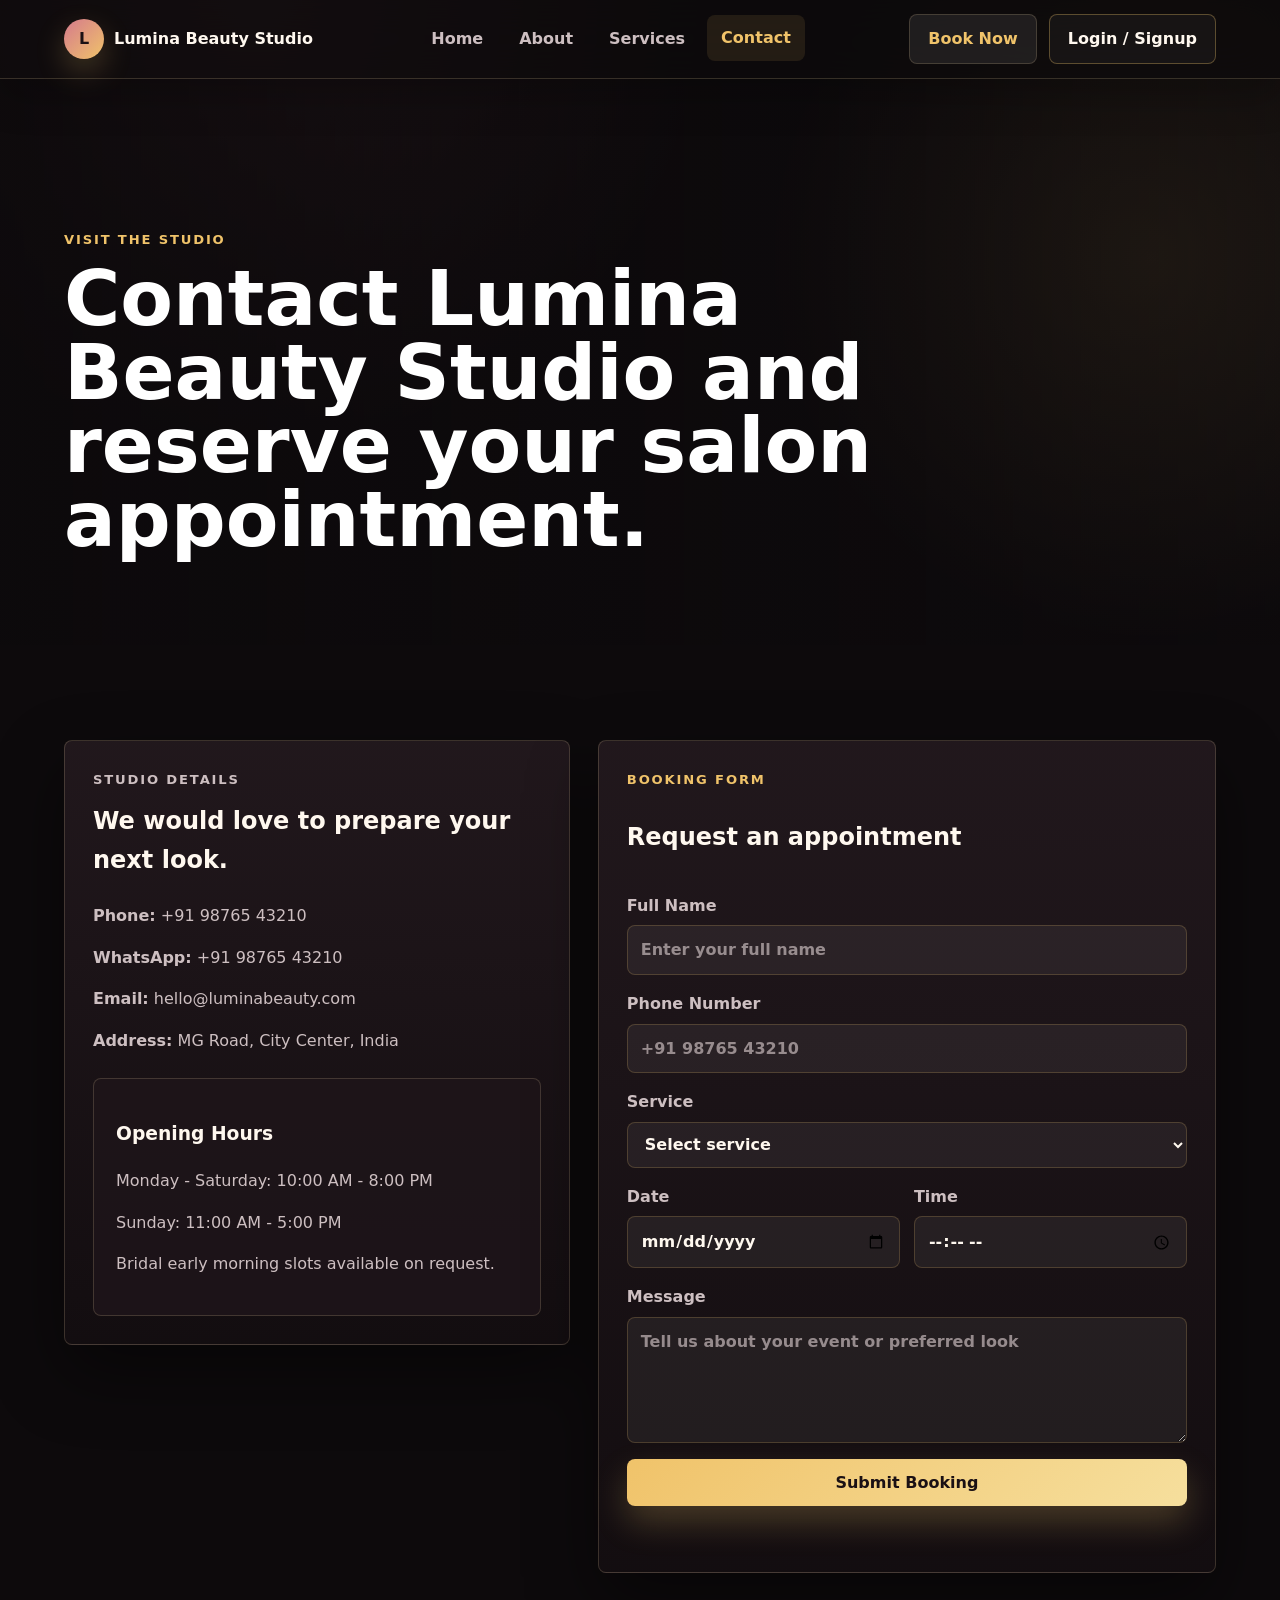
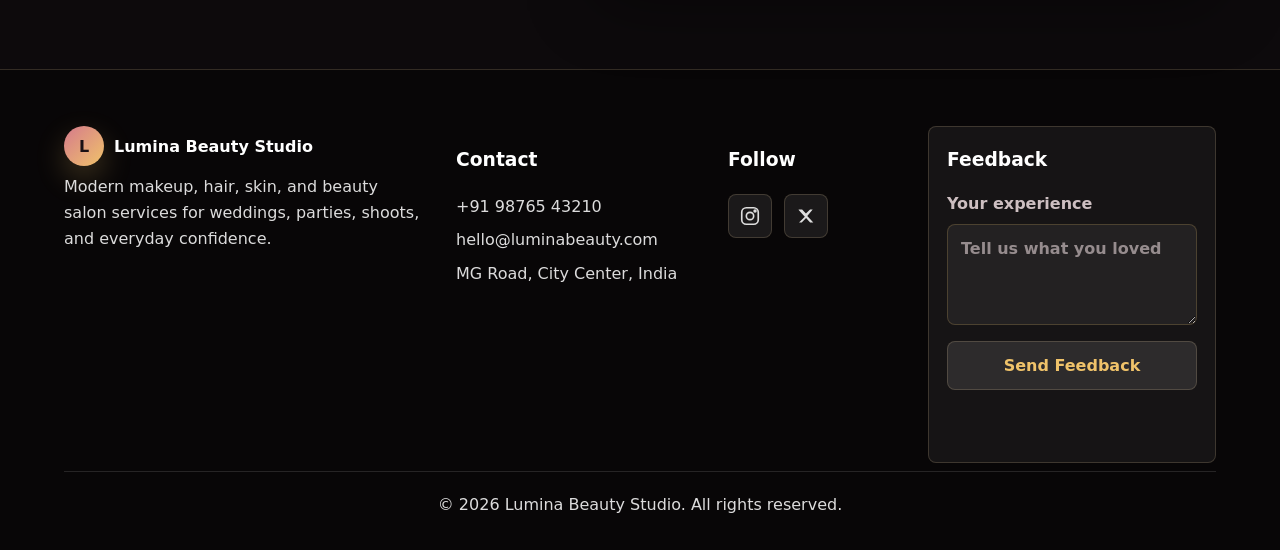
<file: contact.html>
<!DOCTYPE html>
<html lang="en">
<head>
  <meta charset="UTF-8">
  <meta name="viewport" content="width=device-width, initial-scale=1.0">
  <title>Contact | Lumina Beauty Studio</title>
  <link rel="preconnect" href="https://images.unsplash.com">
  <link rel="stylesheet" href="style.css">
</head>
<body>
  <header class="site-header">
    <a class="brand" href="index.html"><span class="brand-mark">L</span><span>Lumina Beauty Studio</span></a>
    <button class="nav-toggle" aria-label="Open menu" aria-expanded="false"><span></span><span></span><span></span></button>
    <nav class="main-nav" aria-label="Main navigation">
      <a href="index.html">Home</a>
      <a href="about.html">About</a>
      <a href="services.html">Services</a>
      <a class="active" href="contact.html">Contact</a>
    </nav>
    <div class="header-actions">
      <a class="ghost-btn" href="#booking">Book Now</a>
      <button class="outline-btn" data-open-auth>Login / Signup</button>
    </div>
  </header>

  <main>
    <section class="page-hero contact-hero">
      <div>
        <p class="eyebrow">Visit the studio</p>
        <h1>Contact Lumina Beauty Studio and reserve your salon appointment.</h1>
      </div>
    </section>

    <section class="contact-layout">
      <div class="contact-panel">
        <p class="eyebrow">Studio details</p>
        <h2>We would love to prepare your next look.</h2>
        <div class="info-list">
          <p><strong>Phone:</strong> +91 98765 43210</p>
          <p><strong>WhatsApp:</strong> +91 98765 43210</p>
          <p><strong>Email:</strong> hello@luminabeauty.com</p>
          <p><strong>Address:</strong> MG Road, City Center, India</p>
        </div>
        <div class="timing-box">
          <h3>Opening Hours</h3>
          <p>Monday - Saturday: 10:00 AM - 8:00 PM</p>
          <p>Sunday: 11:00 AM - 5:00 PM</p>
          <p>Bridal early morning slots available on request.</p>
        </div>
      </div>

      <form class="booking-form" id="booking" data-form-type="booking">
        <p class="eyebrow">Booking form</p>
        <h2>Request an appointment</h2>
        <label>Full Name <input type="text" name="name" placeholder="Enter your full name" required></label>
        <label>Phone Number <input type="tel" name="phone" placeholder="+91 98765 43210" required></label>
        <label>Service
          <select name="service" required>
            <option value="">Select service</option>
            <option>Bridal Makeup</option>
            <option>Party Makeup</option>
            <option>Hair Styling</option>
            <option>Facial & Skin Care</option>
            <option>Nails & Grooming</option>
            <option>Beauty Package</option>
          </select>
        </label>
        <div class="form-row">
          <label>Date <input type="date" name="date" required></label>
          <label>Time <input type="time" name="time" required></label>
        </div>
        <label>Message <textarea rows="4" name="message" placeholder="Tell us about your event or preferred look"></textarea></label>
        <button class="primary-btn" type="submit">Submit Booking</button>
        <p class="form-note" data-form-message></p>
      </form>
    </section>
  </main>

  <footer class="site-footer">
    <div class="footer-grid">
      <div><a class="brand footer-brand" href="index.html"><span class="brand-mark">L</span><span>Lumina Beauty Studio</span></a><p>Modern makeup, hair, skin, and beauty salon services for weddings, parties, shoots, and everyday confidence.</p></div>
      <div><h3>Contact</h3><p>+91 98765 43210</p><p>hello@luminabeauty.com</p><p>MG Road, City Center, India</p></div>
      <div><h3>Follow</h3><div class="social-links"><a href="#" aria-label="Instagram"><svg viewBox="0 0 24 24"><rect x="3" y="3" width="18" height="18" rx="5"></rect><circle cx="12" cy="12" r="4"></circle><circle cx="17.5" cy="6.5" r="1"></circle></svg></a><a href="#" aria-label="Twitter"><svg viewBox="0 0 24 24"><path d="M4 5.5l6.7 7.2L4.4 19h2.9l4.8-4.7 4.4 4.7H20l-6.6-7.1L19.3 5h-2.9l-4.5 4.4L7.8 5H4z"></path></svg></a></div></div>
      <form class="feedback-form" data-form-type="feedback"><h3>Feedback</h3><label>Your experience<textarea rows="3" name="experience" placeholder="Tell us what you loved" required></textarea></label><button class="light-btn" type="submit">Send Feedback</button><p class="form-note" data-feedback-message></p></form>
    </div>
    <p class="copyright">© 2026 Lumina Beauty Studio. All rights reserved.</p>
  </footer>

  <dialog class="auth-modal" id="auth-modal">
    <button class="modal-close" data-close-auth aria-label="Close">×</button>
    <h2>Welcome to Lumina</h2>
    <p>Login or create an account to manage bookings and beauty packages.</p>
    <form data-form-type="auth"><label>Email <input type="email" name="email" placeholder="you@example.com" required></label><label>Password <input type="password" name="password" placeholder="Password" minlength="6" required></label><button class="primary-btn" type="submit">Continue</button><div class="auth-divider">or</div><button class="google-btn" type="button" data-google-login><span class="google-icon">G</span> Continue with Google</button><p class="form-note" data-form-message></p></form>
  </dialog>
  <script src="script.js?v=4"></script>
</body>
</html>
</file>
<file: style.css>
:root {
  --ink: #fff8ef;
  --muted: #cdbfc1;
  --rose: #d57a8c;
  --deep-rose: #f0a0ad;
  --pearl: #171014;
  --blush: #22161c;
  --cream: #0d0a0c;
  --panel: rgba(30, 21, 26, 0.88);
  --panel-solid: #191115;
  --line: rgba(244, 214, 164, 0.18);
  --gold: #f0c36a;
  --shadow: 0 28px 70px rgba(0, 0, 0, 0.45);
  --radius: 8px;
}

* {
  box-sizing: border-box;
}

html {
  scroll-behavior: smooth;
}

body {
  margin: 0;
  font-family: Inter, ui-sans-serif, system-ui, -apple-system, BlinkMacSystemFont, "Segoe UI", sans-serif;
  color: var(--ink);
  background:
    radial-gradient(circle at 20% 0%, rgba(213, 122, 140, 0.18), transparent 28rem),
    radial-gradient(circle at 90% 12%, rgba(240, 195, 106, 0.12), transparent 24rem),
    var(--cream);
  line-height: 1.6;
}

@keyframes fadeSlideUp {
  from {
    opacity: 0;
    transform: translateY(28px);
  }

  to {
    opacity: 1;
    transform: translateY(0);
  }
}

@keyframes softZoom {
  from {
    transform: scale(1.04);
  }

  to {
    transform: scale(1);
  }
}

@keyframes cardFloat {
  0%,
  100% {
    transform: translateY(0);
  }

  50% {
    transform: translateY(-8px);
  }
}

img {
  display: block;
  width: 100%;
  object-fit: cover;
}

::selection {
  color: #1a1014;
  background: var(--gold);
}

a {
  color: inherit;
  text-decoration: none;
}

button,
input,
select,
textarea {
  font: inherit;
}

.site-header {
  position: sticky;
  top: 0;
  z-index: 20;
  display: flex;
  align-items: center;
  justify-content: space-between;
  gap: 24px;
  min-height: 78px;
  padding: 14px clamp(18px, 5vw, 72px);
  background: rgba(13, 10, 12, 0.82);
  border-bottom: 1px solid var(--line);
  box-shadow: 0 18px 38px rgba(0, 0, 0, 0.22);
  backdrop-filter: blur(20px);
}

.brand {
  display: inline-flex;
  align-items: center;
  gap: 10px;
  font-weight: 800;
  letter-spacing: 0;
  transition: color 0.2s ease, transform 0.2s ease;
}

.brand:hover {
  color: var(--gold);
  transform: translateY(-1px);
}

.brand-mark {
  display: grid;
  place-items: center;
  width: 40px;
  height: 40px;
  color: #1a1014;
  background: linear-gradient(135deg, var(--rose), var(--gold));
  border-radius: 50%;
  box-shadow: 0 12px 30px rgba(240, 195, 106, 0.24);
  transition: transform 0.25s ease, box-shadow 0.25s ease;
}

.brand:hover .brand-mark {
  transform: rotate(-8deg) scale(1.05);
  box-shadow: 0 16px 38px rgba(240, 195, 106, 0.34);
}

.main-nav {
  display: flex;
  align-items: center;
  gap: 8px;
}

.main-nav a {
  position: relative;
  padding: 10px 14px;
  color: var(--muted);
  font-weight: 700;
  border-radius: var(--radius);
  transition: color 0.2s ease, background 0.2s ease, transform 0.2s ease;
}

.main-nav a:hover,
.main-nav .active {
  color: var(--gold);
  background: rgba(240, 195, 106, 0.1);
  transform: translateY(-1px);
}

.header-actions,
.hero-actions {
  display: flex;
  align-items: center;
  gap: 12px;
  flex-wrap: wrap;
}

.primary-btn,
.ghost-btn,
.outline-btn,
.light-btn {
  display: inline-flex;
  align-items: center;
  justify-content: center;
  min-height: 44px;
  padding: 11px 18px;
  border: 0;
  border-radius: var(--radius);
  cursor: pointer;
  font-weight: 800;
  transition: transform 0.22s ease, box-shadow 0.22s ease, background 0.22s ease, border-color 0.22s ease;
}

.primary-btn {
  color: #1a1014;
  background: linear-gradient(135deg, var(--gold), #f6df9d);
  box-shadow: 0 16px 34px rgba(240, 195, 106, 0.24);
}

.primary-btn:hover,
.ghost-btn:hover,
.outline-btn:hover,
.light-btn:hover {
  transform: translateY(-2px);
}

.primary-btn:hover {
  box-shadow: 0 20px 42px rgba(240, 195, 106, 0.32);
}

.ghost-btn {
  color: var(--gold);
  background: rgba(255, 255, 255, 0.08);
  border: 1px solid var(--line);
}

.ghost-btn:hover,
.outline-btn:hover,
.light-btn:hover {
  border-color: rgba(240, 195, 106, 0.52);
  box-shadow: 0 14px 32px rgba(0, 0, 0, 0.26);
}

.outline-btn {
  color: var(--ink);
  background: rgba(255, 255, 255, 0.04);
  border: 1px solid rgba(240, 195, 106, 0.32);
}

.outline-btn[hidden] {
  display: none;
}

.profile-chip {
  display: inline-flex;
  align-items: center;
  gap: 10px;
  max-width: 360px;
  padding: 8px;
  background: rgba(255, 255, 255, 0.08);
  border: 1px solid var(--line);
  border-radius: var(--radius);
  box-shadow: 0 10px 24px rgba(0, 0, 0, 0.22);
  animation: fadeSlideUp 0.35s ease both;
}

.profile-avatar {
  display: grid;
  place-items: center;
  flex: 0 0 auto;
  width: 36px;
  height: 36px;
  color: #1a1014;
  background: var(--gold);
  border-radius: 50%;
  font-weight: 900;
}

.profile-info {
  display: grid;
  min-width: 0;
  line-height: 1.2;
}

.profile-info strong {
  color: var(--ink);
  font-size: 0.88rem;
}

.profile-info small {
  overflow: hidden;
  color: var(--muted);
  font-size: 0.78rem;
  text-overflow: ellipsis;
  white-space: nowrap;
}

.profile-chip button {
  min-height: 34px;
  padding: 7px 10px;
  color: var(--gold);
  background: rgba(240, 195, 106, 0.1);
  border: 0;
  border-radius: var(--radius);
  cursor: pointer;
  font-weight: 800;
}

.light-btn {
  color: var(--gold);
  background: rgba(255, 255, 255, 0.1);
  border: 1px solid var(--line);
}

.google-btn {
  display: inline-flex;
  align-items: center;
  justify-content: center;
  gap: 10px;
  min-height: 46px;
  width: 100%;
  padding: 11px 16px;
  color: var(--ink);
  background: rgba(255, 255, 255, 0.08);
  border: 1px solid rgba(240, 195, 106, 0.28);
  border-radius: var(--radius);
  cursor: pointer;
  font-weight: 900;
  transition: transform 0.22s ease, border-color 0.22s ease, background 0.22s ease;
}

.google-btn:hover {
  transform: translateY(-2px);
  border-color: rgba(240, 195, 106, 0.52);
  background: rgba(255, 255, 255, 0.12);
}

.google-icon {
  display: grid;
  place-items: center;
  width: 24px;
  height: 24px;
  color: #1a1014;
  background: #fff;
  border-radius: 50%;
  font-weight: 900;
}

.auth-divider {
  display: grid;
  grid-template-columns: 1fr auto 1fr;
  align-items: center;
  gap: 12px;
  color: var(--muted);
  font-size: 0.82rem;
  font-weight: 800;
}

.auth-divider::before,
.auth-divider::after {
  content: "";
  height: 1px;
  background: var(--line);
}

.nav-toggle {
  display: none;
  width: 42px;
  height: 42px;
  border: 0;
  background: rgba(255, 255, 255, 0.08);
  border-radius: var(--radius);
}

.nav-toggle span {
  display: block;
  width: 20px;
  height: 2px;
  margin: 5px auto;
  background: var(--ink);
  transition: transform 0.22s ease, opacity 0.22s ease;
}

.site-header.nav-open .nav-toggle span:nth-child(1) {
  transform: translateY(7px) rotate(45deg);
}

.site-header.nav-open .nav-toggle span:nth-child(2) {
  opacity: 0;
}

.site-header.nav-open .nav-toggle span:nth-child(3) {
  transform: translateY(-7px) rotate(-45deg);
}

.hero {
  min-height: calc(100vh - 78px);
  display: grid;
  grid-template-columns: minmax(0, 1.2fr) minmax(320px, 430px);
  align-items: center;
  gap: clamp(28px, 5vw, 80px);
  padding: clamp(48px, 8vw, 96px) clamp(18px, 5vw, 72px);
  background:
    linear-gradient(90deg, rgba(13, 10, 12, 0.9), rgba(13, 10, 12, 0.48), rgba(13, 10, 12, 0.76)),
    url("https://images.unsplash.com/photo-1516975080664-ed2fc6a32937?auto=format&fit=crop&w=1800&q=80") center/cover;
  color: #fff;
  animation: softZoom 1.2s ease both;
}

.hero-content {
  max-width: 780px;
  animation: fadeSlideUp 0.8s ease 0.1s both;
}

.eyebrow {
  margin: 0 0 12px;
  color: var(--gold);
  font-size: 0.82rem;
  font-weight: 900;
  text-transform: uppercase;
  letter-spacing: 0.14em;
}

.hero h1,
.page-hero h1 {
  margin: 0;
  max-width: 930px;
  font-size: clamp(2.5rem, 6vw, 5.6rem);
  line-height: 0.96;
}

.hero p:not(.eyebrow) {
  max-width: 620px;
  margin: 22px 0 30px;
  color: rgba(255, 255, 255, 0.88);
  font-size: 1.15rem;
}

.booking-card,
.booking-form,
.contact-panel,
.auth-modal {
  padding: 28px;
  background: linear-gradient(180deg, rgba(35, 25, 30, 0.94), rgba(20, 14, 17, 0.94));
  border: 1px solid var(--line);
  border-radius: var(--radius);
  box-shadow: var(--shadow);
  color: var(--ink);
  backdrop-filter: blur(18px);
  animation: fadeSlideUp 0.75s ease 0.18s both;
  transition: transform 0.28s ease, border-color 0.28s ease, box-shadow 0.28s ease;
}

.booking-card:hover,
.booking-form:hover,
.contact-panel:hover {
  transform: translateY(-5px);
  border-color: rgba(240, 195, 106, 0.34);
  box-shadow: 0 34px 80px rgba(0, 0, 0, 0.55);
}

.hero .booking-card {
  animation: fadeSlideUp 0.75s ease 0.28s both, cardFloat 5.5s ease-in-out 1.1s infinite;
}

.booking-card h2,
.booking-form h2,
.contact-panel h2 {
  margin-top: 0;
}

form {
  display: grid;
  gap: 16px;
}

label {
  display: grid;
  gap: 7px;
  color: var(--muted);
  font-weight: 800;
}

input,
select,
textarea {
  width: 100%;
  min-height: 46px;
  padding: 11px 13px;
  color: var(--ink);
  background: rgba(255, 255, 255, 0.06);
  border: 1px solid rgba(240, 195, 106, 0.2);
  border-radius: var(--radius);
  outline: 0;
  transition: border-color 0.2s ease, box-shadow 0.2s ease, background 0.2s ease, transform 0.2s ease;
}

input::placeholder,
textarea::placeholder {
  color: rgba(205, 191, 193, 0.68);
}

select option {
  color: #1a1014;
  background: #fff8ef;
}

textarea {
  resize: vertical;
}

input:focus,
select:focus,
textarea:focus {
  border-color: var(--gold);
  box-shadow: 0 0 0 4px rgba(240, 195, 106, 0.12);
  background: rgba(255, 255, 255, 0.09);
  transform: translateY(-1px);
}

.form-note {
  min-height: 22px;
  margin: 0;
  color: var(--gold);
  font-weight: 800;
}

.section,
.owner-section,
.contact-layout,
.split-section,
.contact-strip {
  padding: clamp(56px, 8vw, 96px) clamp(18px, 5vw, 72px);
  animation: fadeSlideUp 0.72s ease both;
}

.section-heading {
  max-width: 760px;
  margin-bottom: 34px;
}

.section-heading h2,
.split-section h2,
.owner-section h2,
.contact-strip h2 {
  margin: 0;
  font-size: clamp(2rem, 4vw, 3.4rem);
  line-height: 1.05;
}

.service-grid {
  display: grid;
  grid-template-columns: repeat(3, minmax(0, 1fr));
  gap: 24px;
}

.service-grid.compact {
  grid-template-columns: repeat(3, minmax(0, 1fr));
}

.service-card {
  overflow: hidden;
  background: var(--panel);
  border: 1px solid var(--line);
  border-radius: var(--radius);
  box-shadow: 0 18px 42px rgba(0, 0, 0, 0.28);
  transition: transform 0.22s ease, border-color 0.22s ease, box-shadow 0.22s ease;
}

.service-card:hover {
  transform: translateY(-6px);
  border-color: rgba(240, 195, 106, 0.4);
  box-shadow: 0 26px 60px rgba(0, 0, 0, 0.42);
}

.service-card img {
  height: 245px;
  filter: saturate(0.92) contrast(1.08);
  transition: transform 0.45s ease, filter 0.45s ease;
}

.service-card:hover img {
  transform: scale(1.06);
  filter: saturate(1.08) contrast(1.12);
}

.service-card div {
  padding: 22px;
}

.service-card h2,
.service-card h3 {
  margin: 0 0 8px;
}

.service-card p {
  margin: 0;
  color: var(--muted);
}

.service-card span {
  display: inline-flex;
  margin-top: 16px;
  color: var(--gold);
  font-weight: 900;
}

.split-section {
  display: grid;
  grid-template-columns: minmax(0, 0.9fr) minmax(0, 1.1fr);
  gap: 42px;
  align-items: start;
  background:
    linear-gradient(135deg, rgba(240, 195, 106, 0.08), transparent 38%),
    var(--pearl);
}

.feature-list {
  display: grid;
  gap: 16px;
}

.feature-list div,
.process-grid article,
.timing-box {
  padding: 22px;
  background: var(--panel);
  border: 1px solid var(--line);
  border-radius: var(--radius);
  transition: transform 0.22s ease, border-color 0.22s ease, background 0.22s ease;
}

.feature-list div:hover,
.process-grid article:hover,
.timing-box:hover,
.stats span:hover,
.record-card:hover {
  transform: translateY(-4px);
  border-color: rgba(240, 195, 106, 0.38);
  background: rgba(255, 255, 255, 0.08);
}

.feature-list strong,
.feature-list span {
  display: block;
}

.feature-list span,
.owner-section p,
.contact-panel p {
  color: var(--muted);
}

.contact-strip {
  display: flex;
  align-items: center;
  justify-content: space-between;
  gap: 24px;
  background:
    linear-gradient(135deg, rgba(213, 122, 140, 0.18), rgba(240, 195, 106, 0.1)),
    #130d10;
  color: var(--ink);
  border-block: 1px solid var(--line);
}

.page-hero {
  display: flex;
  align-items: end;
  min-height: 430px;
  padding: clamp(80px, 12vw, 150px) clamp(18px, 5vw, 72px) clamp(56px, 7vw, 88px);
  color: #fff;
  background:
    linear-gradient(90deg, rgba(13, 10, 12, 0.88), rgba(13, 10, 12, 0.36)),
    url("https://images.unsplash.com/photo-1522337360788-8b13dee7a37e?auto=format&fit=crop&w=1800&q=80") center/cover;
  animation: softZoom 1.1s ease both;
}

.services-hero {
  background:
    linear-gradient(90deg, rgba(13, 10, 12, 0.88), rgba(13, 10, 12, 0.36)),
    url("https://images.unsplash.com/photo-1560750588-73207b1ef5b8?auto=format&fit=crop&w=1800&q=80") center/cover;
}

.contact-hero {
  background:
    linear-gradient(90deg, rgba(13, 10, 12, 0.88), rgba(13, 10, 12, 0.36)),
    url("https://images.unsplash.com/photo-1633681926022-84c23e8cb2d6?auto=format&fit=crop&w=1800&q=80") center/cover;
}

.owner-section {
  display: grid;
  grid-template-columns: minmax(300px, 0.9fr) minmax(0, 1.1fr);
  gap: 42px;
  align-items: center;
}

.owner-section img {
  height: 560px;
  border-radius: var(--radius);
  box-shadow: var(--shadow);
  transition: transform 0.35s ease, filter 0.35s ease;
}

.owner-section img:hover {
  transform: scale(1.02);
  filter: contrast(1.08) saturate(1.05);
}

.stats {
  display: grid;
  grid-template-columns: repeat(3, 1fr);
  gap: 14px;
  margin-top: 26px;
}

.stats span {
  padding: 18px;
  background: var(--panel);
  border: 1px solid var(--line);
  border-radius: var(--radius);
  color: var(--muted);
  font-weight: 800;
  transition: transform 0.22s ease, border-color 0.22s ease, background 0.22s ease;
}

.stats strong {
  display: block;
  color: var(--gold);
  font-size: 1.8rem;
}

.warm-band {
  background:
    linear-gradient(135deg, rgba(213, 122, 140, 0.12), transparent 40%),
    var(--blush);
}

.process-grid {
  display: grid;
  grid-template-columns: repeat(4, 1fr);
  gap: 18px;
}

.process-grid span {
  color: var(--gold);
  font-weight: 900;
}

.contact-layout {
  display: grid;
  grid-template-columns: minmax(0, 0.9fr) minmax(320px, 1.1fr);
  gap: 28px;
  align-items: start;
}

.info-list {
  margin: 24px 0;
}

.form-row {
  display: grid;
  grid-template-columns: 1fr 1fr;
  gap: 14px;
}

.site-footer {
  padding: 56px clamp(18px, 5vw, 72px) 24px;
  color: rgba(255, 255, 255, 0.86);
  background: #080607;
  border-top: 1px solid var(--line);
}

.footer-grid {
  display: grid;
  grid-template-columns: 1.5fr 1fr 0.7fr 1.2fr;
  gap: 32px;
}

.footer-brand,
.site-footer h3 {
  color: #fff;
}

.site-footer p {
  margin: 8px 0;
}

.social-links {
  display: flex;
  gap: 12px;
}

.social-links a {
  display: grid;
  place-items: center;
  width: 44px;
  height: 44px;
  background: rgba(255, 255, 255, 0.08);
  border: 1px solid var(--line);
  border-radius: var(--radius);
  transition: transform 0.22s ease, background 0.22s ease, border-color 0.22s ease, color 0.22s ease;
}

.social-links a:hover {
  color: var(--gold);
  background: rgba(240, 195, 106, 0.12);
  border-color: rgba(240, 195, 106, 0.4);
  transform: translateY(-3px);
}

.social-links svg {
  width: 22px;
  height: 22px;
  fill: none;
  stroke: currentColor;
  stroke-width: 1.8;
}

.social-links path {
  fill: currentColor;
  stroke: none;
}

.feedback-form {
  padding: 18px;
  background: rgba(255, 255, 255, 0.06);
  border: 1px solid var(--line);
  border-radius: var(--radius);
}

.feedback-form h3 {
  margin: 0;
}

.copyright {
  margin-top: 32px;
  padding-top: 20px;
  border-top: 1px solid rgba(255, 255, 255, 0.12);
  text-align: center;
}

.auth-modal {
  width: min(440px, calc(100vw - 32px));
  border: 0;
}

.auth-modal::backdrop {
  background: rgba(0, 0, 0, 0.68);
  backdrop-filter: blur(6px);
}

.dashboard {
  min-height: calc(100vh - 78px);
  padding: clamp(38px, 6vw, 72px) clamp(18px, 5vw, 72px);
  background: var(--cream);
}

.dashboard-heading {
  display: flex;
  align-items: end;
  justify-content: space-between;
  gap: 24px;
  margin-bottom: 28px;
}

.dashboard-heading h1 {
  margin: 0;
  font-size: clamp(2rem, 4vw, 3.5rem);
  line-height: 1;
}

.dashboard-grid {
  display: grid;
  grid-template-columns: 1fr 1fr;
  gap: 24px;
}

.dashboard-panel {
  padding: 24px;
  background: var(--panel);
  border: 1px solid var(--line);
  border-radius: var(--radius);
  box-shadow: var(--shadow);
}

.dashboard-panel h2 {
  margin-top: 0;
}

.records-list {
  display: grid;
  gap: 14px;
}

.record-card,
.empty-state {
  padding: 16px;
  background: rgba(255, 255, 255, 0.06);
  border: 1px solid var(--line);
  border-radius: var(--radius);
  transition: transform 0.22s ease, border-color 0.22s ease, background 0.22s ease;
}

@media (prefers-reduced-motion: reduce) {
  *,
  *::before,
  *::after {
    scroll-behavior: auto !important;
    animation-duration: 0.01ms !important;
    animation-iteration-count: 1 !important;
    transition-duration: 0.01ms !important;
  }
}

.record-card h3,
.record-card p {
  margin: 0 0 7px;
}

.record-card small {
  color: var(--muted);
}

.modal-close {
  position: absolute;
  top: 12px;
  right: 12px;
  width: 36px;
  height: 36px;
  border: 0;
  color: var(--gold);
  background: rgba(255, 255, 255, 0.08);
  border-radius: 50%;
  cursor: pointer;
  font-size: 1.4rem;
}

@media (max-width: 1020px) {
  .site-header {
    align-items: flex-start;
  }

  .nav-toggle {
    display: block;
    margin-left: auto;
  }

  .main-nav,
  .header-actions {
    display: none;
  }

  .site-header.nav-open {
    flex-wrap: wrap;
  }

  .site-header.nav-open .main-nav,
  .site-header.nav-open .header-actions {
    display: flex;
    width: 100%;
  }

  .site-header.nav-open .main-nav {
    flex-direction: column;
    align-items: stretch;
  }

  .hero,
  .owner-section,
  .contact-layout,
  .split-section {
    grid-template-columns: 1fr;
  }

  .service-grid,
  .service-grid.compact,
  .process-grid,
  .footer-grid {
    grid-template-columns: repeat(2, minmax(0, 1fr));
  }
}

@media (max-width: 680px) {
  .brand span:last-child {
    max-width: 180px;
  }

  .hero {
    min-height: auto;
    padding-top: 60px;
  }

  .hero h1,
  .page-hero h1 {
    font-size: 2.45rem;
  }

  .booking-card,
  .booking-form,
  .contact-panel {
    padding: 20px;
  }

  .service-grid,
  .service-grid.compact,
  .process-grid,
  .footer-grid,
  .stats,
  .form-row {
    grid-template-columns: 1fr;
  }

  .contact-strip {
    align-items: flex-start;
    flex-direction: column;
  }

  .dashboard-heading {
    align-items: flex-start;
    flex-direction: column;
  }

  .dashboard-grid {
    grid-template-columns: 1fr;
  }

  .owner-section img {
    height: 380px;
  }

  .page-hero {
    min-height: 360px;
  }
}
</file>
